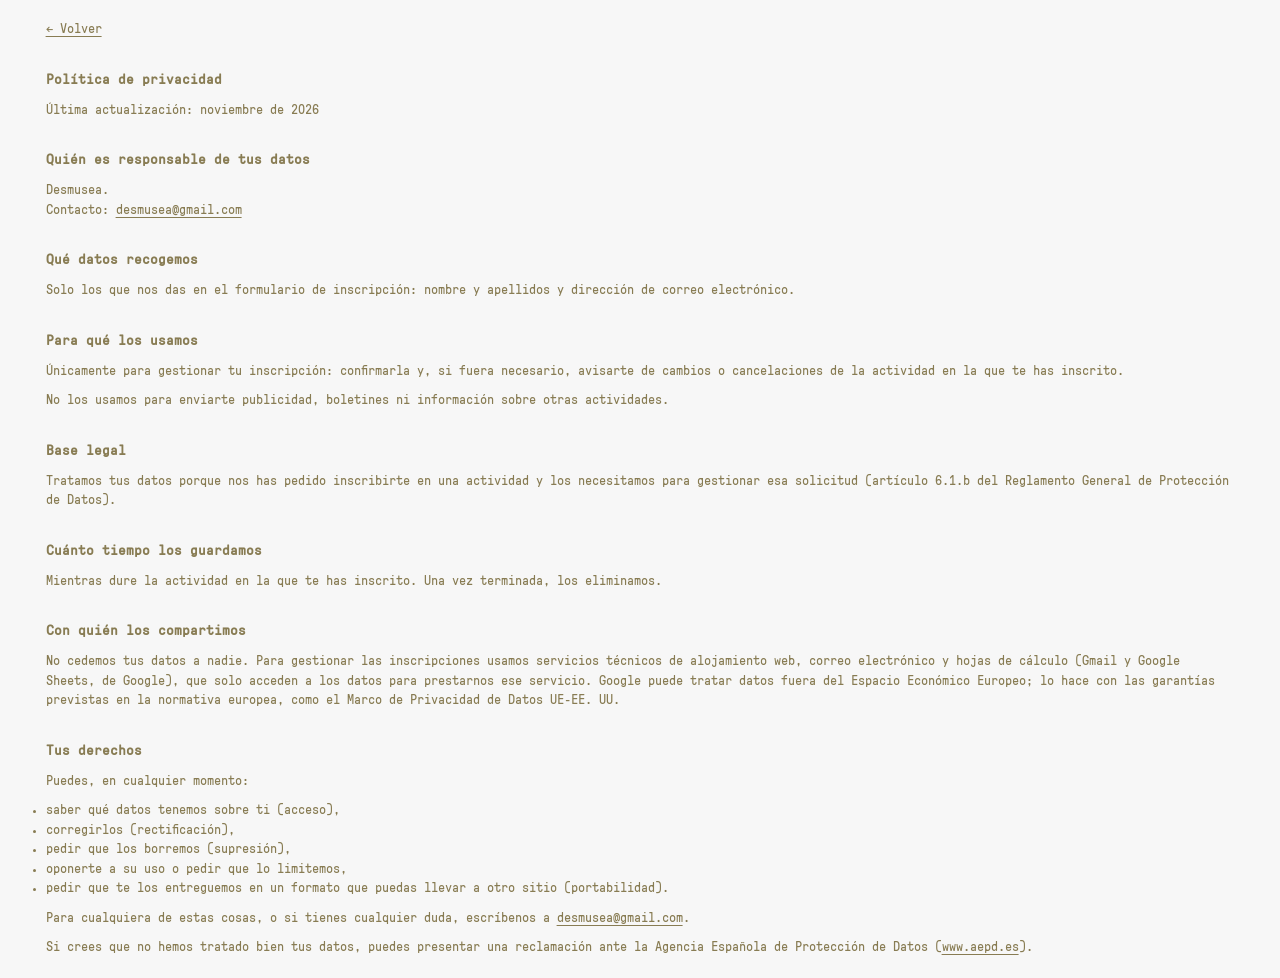
<file: privacidad.html>
<!DOCTYPE html>
<html lang="es">
<head>
    <meta charset="UTF-8">
    <meta name="viewport" content="width=device-width, initial-scale=1.0">
    <title>Política de privacidad</title>
    <link rel="stylesheet" href="styles.css">
</head>
<body>

    <article class="privacy">
        <p><a href="index.html">← Volver</a></p>

        <h1>Política de privacidad</h1>
        <p>Última actualización: noviembre de 2026</p>

        <h2>Quién es responsable de tus datos</h2>
        <p>
            Desmusea<!-- , [NIF y domicilio si sois asociación u otra entidad con NIF] -->.<br>
            Contacto: <a href="mailto:desmusea@gmail.com">desmusea@gmail.com</a>
        </p>

        <h2>Qué datos recogemos</h2>
        <p>Solo los que nos das en el formulario de inscripción: nombre y apellidos y dirección de correo electrónico.</p>

        <h2>Para qué los usamos</h2>
        <p>
            Únicamente para gestionar tu inscripción: confirmarla y, si fuera necesario, avisarte de cambios
            o cancelaciones de la actividad en la que te has inscrito.
        </p>
        <p>No los usamos para enviarte publicidad, boletines ni información sobre otras actividades.</p>

        <h2>Base legal</h2>
        <p>
            Tratamos tus datos porque nos has pedido inscribirte en una actividad y los necesitamos para
            gestionar esa solicitud (artículo 6.1.b del Reglamento General de Protección de Datos).
        </p>

        <h2>Cuánto tiempo los guardamos</h2>
        <p>Mientras dure la actividad en la que te has inscrito. Una vez terminada, los eliminamos.</p>

        <h2>Con quién los compartimos</h2>
        <p>
            No cedemos tus datos a nadie. Para gestionar las inscripciones usamos servicios técnicos de
            alojamiento web, correo electrónico y hojas de cálculo (Gmail y Google Sheets, de Google),
            que solo acceden a los datos para prestarnos ese servicio. Google puede tratar datos fuera
            del Espacio Económico Europeo; lo hace con las garantías previstas en la normativa europea,
            como el Marco de Privacidad de Datos UE-EE. UU.
        </p>

        <h2>Tus derechos</h2>
        <p>Puedes, en cualquier momento:</p>
        <ul>
            <li>saber qué datos tenemos sobre ti (acceso),</li>
            <li>corregirlos (rectificación),</li>
            <li>pedir que los borremos (supresión),</li>
            <li>oponerte a su uso o pedir que lo limitemos,</li>
            <li>pedir que te los entreguemos en un formato que puedas llevar a otro sitio (portabilidad).</li>
        </ul>
        <p>
            Para cualquiera de estas cosas, o si tienes cualquier duda, escríbenos a
            <a href="mailto:desmusea@gmail.com">desmusea@gmail.com</a>.
        </p>
        <p>
            Si crees que no hemos tratado bien tus datos, puedes presentar una reclamación ante la
            Agencia Española de Protección de Datos
            (<a href="https://www.aepd.es" target="_blank" rel="noopener">www.aepd.es</a>).
        </p>
    </article>

</body>
</html>
</file>
<file: styles.css>
:root {
  --bg-color: #f7f7f7;
  --text-color: #887c53;
  --border-color: #887c53;
  --accent-color: #887c53;
  --font-mono: "GT Pressura Mono", "Courier New", Courier, monospace;

  --dash: 1px dashed var(--border-color);
  --margin: clamp(16px, 2vw, 48px);
  --gutter: clamp(16px, 1.5vw, 36px);
  --inset: 0.6em;
  --fs: 13px;
  --fs-title: 14px;
}

@font-face {
  font-family: "GT Pressura Mono";
  src:
    url("fonts/GT-Pressura-Mono-Regular.ttf") format("truetype"),
    url("fonts/GT-Pressura-Mono-Regular.otf") format("opentype");
  font-weight: 400;
  font-display: swap;
}

html {
  scrollbar-color: var(--text-color) var(--bg-color);
  scrollbar-width: thin;
  scroll-behavior: smooth;
}

::-webkit-scrollbar {
  width: 4px;
  height: 4px;
}
::-webkit-scrollbar-track {
  background: var(--bg-color);
}
::-webkit-scrollbar-thumb {
  background: var(--text-color);
  border-radius: 4px;
}

* {
  box-sizing: border-box;
  margin: 0;
  padding: 0;
}

html,
body {
  min-height: 100vh;
  background-color: var(--bg-color);
  color: var(--text-color);
  font-family: var(--font-mono);
  font-size: var(--fs);
  line-height: 1.5;
}

body {
  padding: 0 var(--margin);
}

a {
  color: inherit;
  text-decoration: none;
}

button {
  font: inherit;
  color: inherit;
  background: none;
  border: none;
  cursor: pointer;
}

.site-header {
  display: grid;
  grid-template-columns: 1fr auto 1fr;
  align-items: center;
  gap: var(--gutter);
  padding: 0.7em var(--inset);
  border-top: var(--dash);
  border-bottom: var(--dash);
  margin-top: 1.2em;
}

.nav-title {
  font-size: var(--fs-title);
  text-transform: uppercase;
}

.nav-subtitle {
  text-align: center;
}
.nav-right {
  text-align: right;
}

.to-top {
  margin-left: 0.5em;
}

.to-top,
.menu-toggle,
.mobile-subtitle,
.mobile-image {
  display: none;
}

.hero-header {
  text-align: center;
  padding: 1.5em 0 1.5em;
}

.hero-logo-img {
  width: min(20vw, 460px);
  height: auto;
  max-width: 100%;
  display: block;
  margin: 0 auto;
}

main {
  display: flex;
  flex-direction: column;
  gap: 2em;
}

.column {
  position: relative;
  border-bottom: var(--dash);
  padding-bottom: 0.2em;
  scroll-margin-top: 1em;
}

.column h2 {
  font-size: var(--fs-title);
  font-weight: normal;
  text-transform: uppercase;
  border-top: var(--dash);
  border-bottom: var(--dash);
  padding: 0.6em var(--inset);
  margin-bottom: 0.5em;
}

.column > p {
  padding: 0 var(--inset);
  margin-bottom: 1.5em;
}

.column > p:last-child {
  margin-bottom: 0.5em;
}

.session-item {
  padding: 0.6em var(--inset) 0.9em;
  border-bottom: var(--dash);
}

.session-item:last-child {
  border-bottom: none;
}

.session-item h3 {
  font-size: var(--fs-title);
  font-weight: normal;
  text-transform: uppercase;
  margin-bottom: 0.2em;
}

.dates {
  list-style: none;
}

.dates li {
  display: grid;
  grid-template-columns: 1.7em 1fr;
  align-items: baseline;
}

.dates .guest {
  grid-column: 2;
}

.num {
  display: inline-flex;
  align-items: center;
  justify-content: center;
  width: 1.2em;
  height: 1.2em;
  border-radius: 50%;
  background: var(--text-color);
  color: var(--bg-color);
  font-size: 0.8em;
  line-height: 1;
  vertical-align: 0.05em;
}

.open-call {
  text-align: center;
  margin: 1.4em 0 1.2em;
}

.form-section {
  padding: 2.5em 0 2em;
}

.subscribe-form {
  display: flex;
  flex-direction: column;
  gap: 0.9em;
}

.subscribe-form input {
  background: transparent;
  border: var(--dash);
  padding: 0.85em 1em;
  font: inherit;
  color: var(--text-color);
  text-align: center;
  outline: none;
}

.subscribe-form input:focus {
  border-style: solid;
}

.subscribe-form input::placeholder {
  color: var(--text-color);
  opacity: 1;
}

.subscribe-form button {
  background: var(--accent-color);
  color: var(--bg-color);
  padding: 0.9em;
  text-transform: uppercase;
  transition: opacity 0.2s ease;
}

.subscribe-form button:hover {
  opacity: 0.9;
}
.subscribe-form button:disabled {
  opacity: 0.6;
  cursor: wait;
}

.hp {
  position: absolute;
  left: -9999px;
  width: 1px;
  height: 1px;
  opacity: 0;
}

.form-msg {
  text-align: center;
}

footer {
  opacity: 0;
  visibility: hidden;
  transform: translateY(20px);
  transition:
    opacity 0.4s ease,
    transform 0.4s ease,
    visibility 0s linear 0.4s;
  padding: 30px 0;
  text-align: center;
  border-top: var(--dash);
}

footer.visible {
  opacity: 1;
  visibility: visible;
  transform: translateY(0);
  transition:
    opacity 0.4s ease,
    transform 0.4s ease,
    visibility 0s;
}

.logos-grid {
  display: flex;
  flex-wrap: wrap;
  justify-content: center;
  gap: 24px;
  margin: 20px 0;
  align-items: center;
}

.cursor-preview {
  position: fixed;
  pointer-events: none;
  width: clamp(200px, 15vw, 340px);
  height: auto;
  display: none;
  z-index: 100;
  transition: opacity 0.2s ease;
}

.menu {
  display: none;
  position: fixed;
  inset: 0;
  z-index: 200;
  background: var(--bg-color);
  padding: 1.2em var(--margin);
  overflow-y: auto;
}

.menu.open {
  display: block;
}

.menu-head {
  display: flex;
  justify-content: space-between;
  align-items: center;
  border-top: var(--dash);
  border-bottom: var(--dash);
  padding: 0.7em var(--inset);
  font-size: var(--fs-title);
}

.menu-close {
  font-size: 1.6em;
  line-height: 1;
  padding: 0 0.2em;
}

.menu-list {
  list-style: none;
  margin-top: 4em;
  display: flex;
  flex-direction: column;
  gap: 2.8em;
}

.menu-list a {
  display: block;
  border-top: var(--dash);
  border-bottom: var(--dash);
  padding: 0.7em var(--inset);
  font-size: var(--fs-title);
}

@media (hover: none) {
  .cursor-preview {
    display: none !important;
  }
}

@media (max-width: 899px) {
  .site-header {
    grid-template-columns: 1fr 1fr;
    position: sticky;
    top: 1.2em;
    z-index: 50;
    background: var(--bg-color);
    box-shadow: 0 -1.4em 0 0.2em var(--bg-color);
  }

  .column {
    scroll-margin-top: 5em;
  }

  .menu-toggle {
    display: block;
    text-align: left;
  }
  .nav-name,
  .nav-subtitle {
    display: none;
  }
  .to-top {
    display: inline;
  }

  .hero-header {
    padding: 3em 0 4em;
  }
  .hero-logo-img {
    width: 92vw;
  }

  .mobile-subtitle {
    display: block;
    text-align: center;
    font-size: var(--fs-title);
    border-top: var(--dash);
    padding: 1.4em 0;
  }

  body {
    display: flex;
    flex-direction: column;
  }

  .screen,
  main {
    display: contents;
  }

  footer {
    order: 3;
  }

  .mobile-image {
    display: block;
    padding: 2em;
  }

  .mobile-image img {
    display: block;
    width: 60%;
    max-width: 320px;
    height: auto;
    margin: 0 auto;
  }

  .form-section {
    order: 1;
    padding: 1em 0 0;
  }

  #sobre {
    order: 2;
  }

  footer {
    text-align: left;
    margin-top: 4em;
    padding: 1.4em var(--inset) 2em;
    border-bottom: var(--dash);
  }

  .logos-grid {
    justify-content: flex-start;
  }
}

@media (min-width: 900px) {
  .menu {
    display: none !important;
  }

  .screen {
    height: 100vh;
    height: 100dvh;
    display: flex;
    flex-direction: column;
  }

  .hero-header {
    padding: 1.2em 0;
    flex-shrink: 0;
  }

  main {
    flex: 1;
    min-height: 0;
    display: grid;
    grid-template-columns: repeat(4, 1fr);
    gap: var(--gutter);
    margin-bottom: 20px;
    align-items: stretch;
  }

  .column {
    overflow-y: auto;
    min-height: 0;
    scrollbar-width: none;
  }

  .column::-webkit-scrollbar {
    display: none;
  }

  .column h2 {
    position: sticky;
    top: 0;
    background: var(--bg-color);
    z-index: 1;
  }

  .form-section {
    flex-shrink: 0;
    padding: 1.2em 0 1em;
  }
}

/* ---------- Texto legal del formulario ---------- */

.subscribe-form .legal {
  display: flex;
  flex-direction: column;
  align-items: center;
  gap: 0.5em;
  text-align: center;
  font-size: 11px;
  padding: 0 var(--inset);
  animation: legal-in 0.3s ease;
}

.subscribe-form .legal[hidden] {
  display: none;
}

.subscribe-form .check {
  display: inline-flex;
  align-items: center;
  gap: 0.6em;
  cursor: pointer;
}

.subscribe-form .check input {
  appearance: none;
  -webkit-appearance: none;
  flex-shrink: 0;
  width: 1.2em;
  height: 1.2em;
  padding: 0;
  border: var(--dash);
  display: grid;
  place-content: center;
  cursor: pointer;
}

.subscribe-form .check input:checked {
  background: var(--accent-color);
  border-style: solid;
}

.subscribe-form .check input:checked::after {
  content: "✓";
  color: var(--bg-color);
  font-size: 0.85em;
  line-height: 1;
}

.subscribe-form .check input:focus-visible {
  outline: 1px solid var(--accent-color);
  outline-offset: 2px;
}

.subscribe-form .legal a,
.privacy a {
  text-decoration: underline;
  text-underline-offset: 0.2em;
}

.privacy {
  gap: 10px;
  display: flex;
  flex-direction: column;
  margin: 20px;
}

.privacy h1,
.privacy h2 {
  font-size: 14px;
  margin-top: 20px;
}

@keyframes legal-in {
  from {
    opacity: 0;
    transform: translateY(-4px);
  }
  to {
    opacity: 1;
    transform: none;
  }
}
</file>
